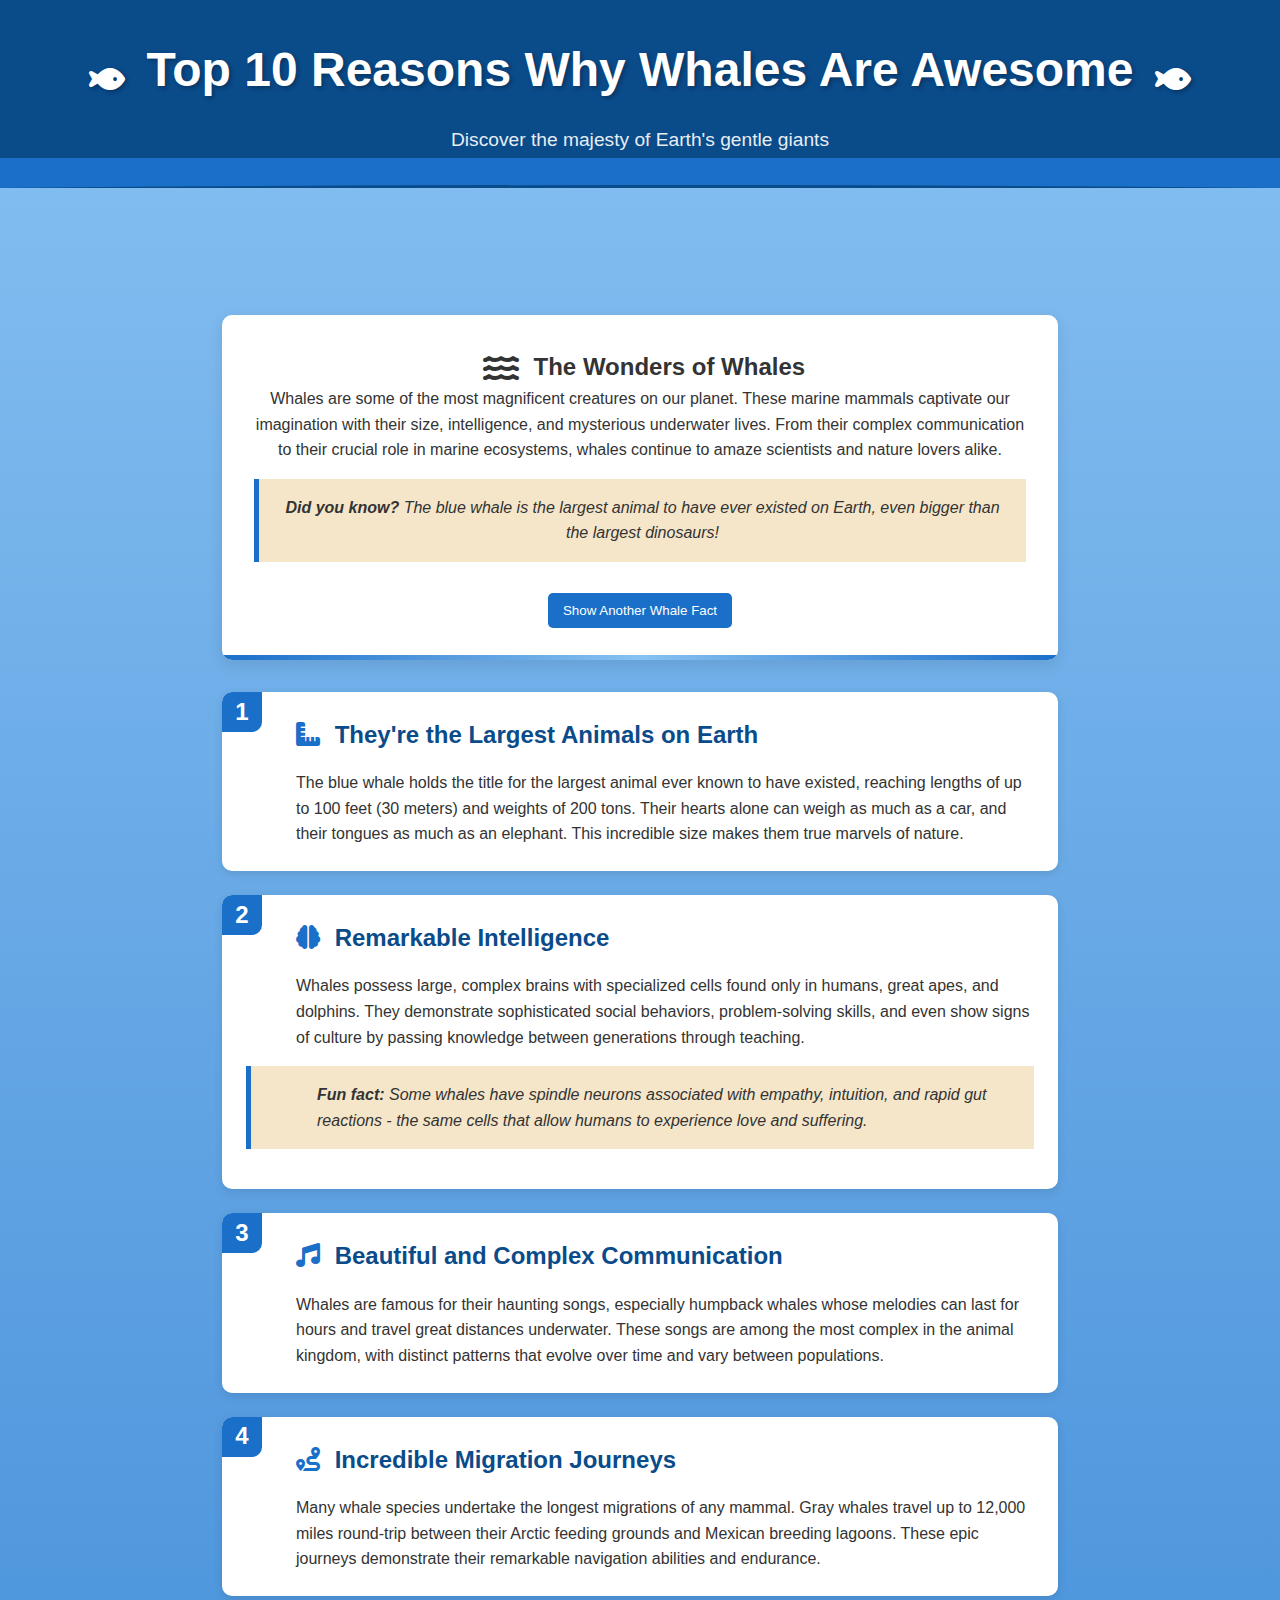
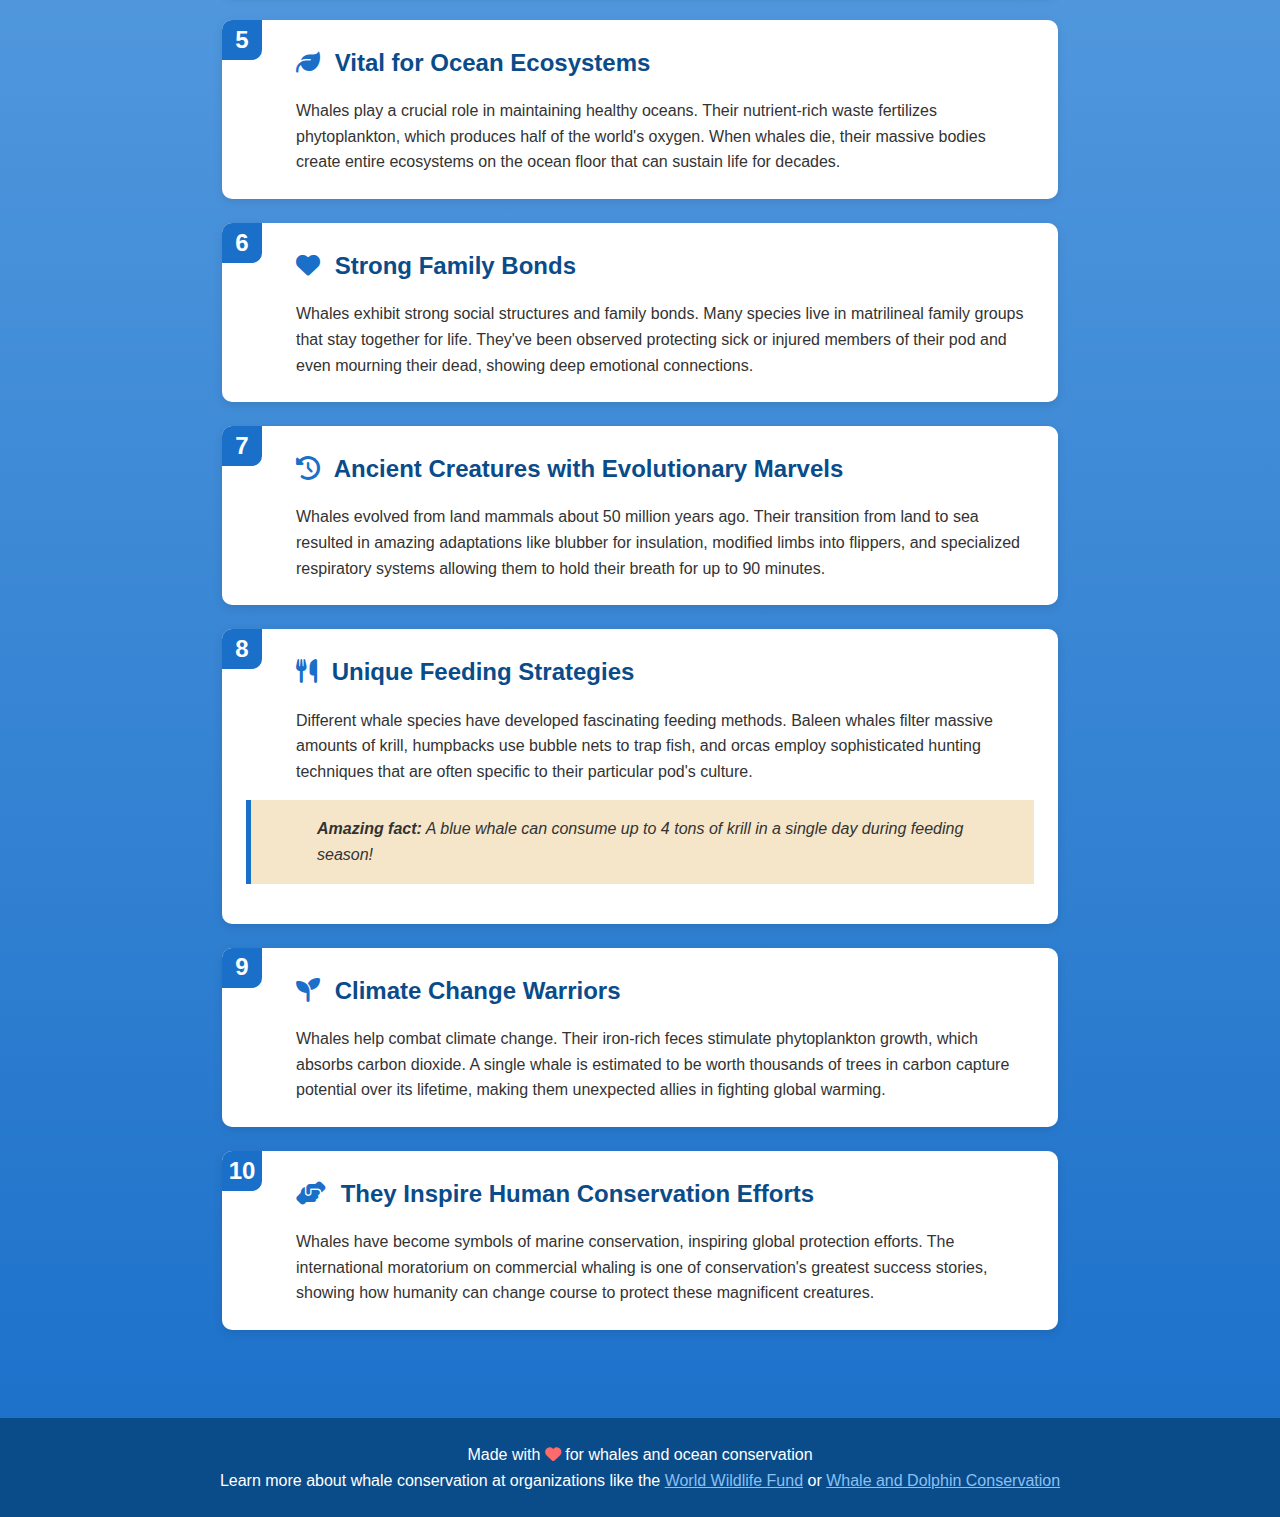
<file: sites/drafts/whales-are-awesome.html>
<!DOCTYPE html>
<html lang="en">
<head>
    <meta charset="UTF-8">
    <meta name="viewport" content="width=device-width, initial-scale=1.0">
    <title>Top 10 Reasons Why Whales Are Awesome</title>
    <link rel="stylesheet" href="https://cdnjs.cloudflare.com/ajax/libs/font-awesome/6.4.0/css/all.min.css">
    <style>
        :root {
            --ocean-blue: #1a6fc9;
            --deep-blue: #0a4b8a;
            --light-blue: #88c1f2;
            --white: #ffffff;
            --sand: #f5e6ca;
            --dark-text: #333333;
        }

        * {
            margin: 0;
            padding: 0;
            box-sizing: border-box;
            font-family: 'Segoe UI', Tahoma, Geneva, Verdana, sans-serif;
        }

        body {
            background-color: var(--light-blue);
            color: var(--dark-text);
            line-height: 1.6;
            background-image: linear-gradient(to bottom, var(--light-blue), var(--ocean-blue));
            min-height: 100vh;
        }

        header {
            background-color: var(--deep-blue);
            color: var(--white);
            text-align: center;
            padding: 2rem 0;
            position: relative;
            overflow: hidden;
        }

        header::before {
            content: "";
            position: absolute;
            top: 0;
            left: 0;
            width: 100%;
            height: 100%;
            background: url('data:image/svg+xml;utf8,<svg xmlns="http://www.w3.org/2000/svg" viewBox="0 0 100 100" preserveAspectRatio="none"><path d="M0,0 L100,0 L100,100 Q50,80 0,100 Z" fill="%231a6fc9" /></svg>') bottom center no-repeat;
            background-size: 100% 30px;
            z-index: 1;
        }

        h1 {
            font-size: 3rem;
            margin-bottom: 1rem;
            position: relative;
            z-index: 2;
            text-shadow: 2px 2px 4px rgba(0, 0, 0, 0.3);
        }

        .subtitle {
            font-size: 1.2rem;
            opacity: 0.9;
            position: relative;
            z-index: 2;
        }

        .whale-icon {
            font-size: 2rem;
            margin: 0 0.5rem;
            position: relative;
            top: 5px;
        }

        .container {
            max-width: 900px;
            margin: 0 auto;
            padding: 2rem;
        }

        .intro {
            background-color: var(--white);
            padding: 2rem;
            border-radius: 10px;
            box-shadow: 0 5px 15px rgba(0, 0, 0, 0.1);
            margin-bottom: 2rem;
            text-align: center;
            position: relative;
            overflow: hidden;
        }

        .intro::after {
            content: "";
            position: absolute;
            bottom: 0;
            left: 0;
            width: 100%;
            height: 5px;
            background: linear-gradient(to right, var(--ocean-blue), var(--light-blue), var(--ocean-blue));
        }

        .reasons-list {
            counter-reset: reason-counter;
        }

        .reason {
            background-color: var(--white);
            border-radius: 10px;
            padding: 1.5rem;
            margin-bottom: 1.5rem;
            box-shadow: 0 3px 10px rgba(0, 0, 0, 0.1);
            position: relative;
            overflow: hidden;
            transition: transform 0.3s ease, box-shadow 0.3s ease;
        }

        .reason:hover {
            transform: translateY(-5px);
            box-shadow: 0 5px 15px rgba(0, 0, 0, 0.2);
        }

        .reason::before {
            counter-increment: reason-counter;
            content: counter(reason-counter);
            position: absolute;
            top: 0;
            left: 0;
            background-color: var(--ocean-blue);
            color: var(--white);
            width: 40px;
            height: 40px;
            display: flex;
            align-items: center;
            justify-content: center;
            font-size: 1.5rem;
            font-weight: bold;
            border-bottom-right-radius: 10px;
        }

        .reason h2 {
            color: var(--deep-blue);
            margin-left: 50px;
            margin-bottom: 1rem;
        }

        .reason p {
            margin-left: 50px;
        }

        .reason-icon {
            color: var(--ocean-blue);
            margin-right: 0.5rem;
        }

        .whale-fact {
            background-color: var(--sand);
            border-left: 5px solid var(--ocean-blue);
            padding: 1rem;
            margin: 1rem 0;
            font-style: italic;
        }

        footer {
            background-color: var(--deep-blue);
            color: var(--white);
            text-align: center;
            padding: 1.5rem 0;
            margin-top: 2rem;
        }

        .whale-wave {
            position: relative;
            height: 100px;
            overflow: hidden;
            margin-bottom: -5px;
        }

        .wave {
            position: absolute;
            bottom: 0;
            left: 0;
            width: 100%;
            height: 100px;
            background: url('data:image/svg+xml;utf8,<svg xmlns="http://www.w3.org/2000/svg" viewBox="0 0 1440 320"><path fill="%230a4b8a" fill-opacity="1" d="M0,192L48,197.3C96,203,192,213,288,229.3C384,245,480,267,576,250.7C672,235,768,181,864,181.3C960,181,1056,235,1152,234.7C1248,235,1344,181,1392,154.7L1440,128L1440,320L1392,320C1344,320,1248,320,1152,320C1056,320,960,320,864,320C768,320,672,320,576,320C480,320,384,320,288,320C192,320,96,320,48,320L0,320Z"></path></svg>');
            background-size: cover;
            background-repeat: no-repeat;
        }

        @media (max-width: 768px) {
            h1 {
                font-size: 2rem;
            }
            
            .container {
                padding: 1rem;
            }
            
            .reason h2, .reason p {
                margin-left: 0;
                padding-left: 50px;
            }
        }

        /* Animation for whale icon */
        @keyframes whaleSwim {
            0% { transform: translateX(-50px) rotateY(0deg); }
            50% { transform: translateX(50px) rotateY(0deg); }
            51% { transform: translateX(50px) rotateY(180deg); }
            100% { transform: translateX(-50px) rotateY(180deg); }
        }

        .animated-whale {
            display: inline-block;
            animation: whaleSwim 8s infinite linear;
        }
    </style>
</head>
<body>
    <header>
        <h1>
            <span class="animated-whale"><i class="fas fa-fish whale-icon"></i></span>
            Top 10 Reasons Why Whales Are Awesome
            <span class="animated-whale"><i class="fas fa-fish whale-icon"></i></span>
        </h1>
        <p class="subtitle">Discover the majesty of Earth's gentle giants</p>
    </header>

    <div class="whale-wave">
        <div class="wave"></div>
    </div>

    <div class="container">
        <section class="intro">
            <h2><i class="fas fa-water whale-icon"></i> The Wonders of Whales</h2>
            <p>Whales are some of the most magnificent creatures on our planet. These marine mammals captivate our imagination with their size, intelligence, and mysterious underwater lives. From their complex communication to their crucial role in marine ecosystems, whales continue to amaze scientists and nature lovers alike.</p>
            <div class="whale-fact">
                <p><strong>Did you know?</strong> The blue whale is the largest animal to have ever existed on Earth, even bigger than the largest dinosaurs!</p>
            </div>
        </section>

        <section class="reasons-list">
            <article class="reason">
                <h2><i class="fas fa-ruler-combined reason-icon"></i> They're the Largest Animals on Earth</h2>
                <p>The blue whale holds the title for the largest animal ever known to have existed, reaching lengths of up to 100 feet (30 meters) and weights of 200 tons. Their hearts alone can weigh as much as a car, and their tongues as much as an elephant. This incredible size makes them true marvels of nature.</p>
            </article>

            <article class="reason">
                <h2><i class="fas fa-brain reason-icon"></i> Remarkable Intelligence</h2>
                <p>Whales possess large, complex brains with specialized cells found only in humans, great apes, and dolphins. They demonstrate sophisticated social behaviors, problem-solving skills, and even show signs of culture by passing knowledge between generations through teaching.</p>
                <div class="whale-fact">
                    <p><strong>Fun fact:</strong> Some whales have spindle neurons associated with empathy, intuition, and rapid gut reactions - the same cells that allow humans to experience love and suffering.</p>
                </div>
            </article>

            <article class="reason">
                <h2><i class="fas fa-music reason-icon"></i> Beautiful and Complex Communication</h2>
                <p>Whales are famous for their haunting songs, especially humpback whales whose melodies can last for hours and travel great distances underwater. These songs are among the most complex in the animal kingdom, with distinct patterns that evolve over time and vary between populations.</p>
            </article>

            <article class="reason">
                <h2><i class="fas fa-route reason-icon"></i> Incredible Migration Journeys</h2>
                <p>Many whale species undertake the longest migrations of any mammal. Gray whales travel up to 12,000 miles round-trip between their Arctic feeding grounds and Mexican breeding lagoons. These epic journeys demonstrate their remarkable navigation abilities and endurance.</p>
            </article>

            <article class="reason">
                <h2><i class="fas fa-leaf reason-icon"></i> Vital for Ocean Ecosystems</h2>
                <p>Whales play a crucial role in maintaining healthy oceans. Their nutrient-rich waste fertilizes phytoplankton, which produces half of the world's oxygen. When whales die, their massive bodies create entire ecosystems on the ocean floor that can sustain life for decades.</p>
            </article>

            <article class="reason">
                <h2><i class="fas fa-heart reason-icon"></i> Strong Family Bonds</h2>
                <p>Whales exhibit strong social structures and family bonds. Many species live in matrilineal family groups that stay together for life. They've been observed protecting sick or injured members of their pod and even mourning their dead, showing deep emotional connections.</p>
            </article>

            <article class="reason">
                <h2><i class="fas fa-history reason-icon"></i> Ancient Creatures with Evolutionary Marvels</h2>
                <p>Whales evolved from land mammals about 50 million years ago. Their transition from land to sea resulted in amazing adaptations like blubber for insulation, modified limbs into flippers, and specialized respiratory systems allowing them to hold their breath for up to 90 minutes.</p>
            </article>

            <article class="reason">
                <h2><i class="fas fa-utensils reason-icon"></i> Unique Feeding Strategies</h2>
                <p>Different whale species have developed fascinating feeding methods. Baleen whales filter massive amounts of krill, humpbacks use bubble nets to trap fish, and orcas employ sophisticated hunting techniques that are often specific to their particular pod's culture.</p>
                <div class="whale-fact">
                    <p><strong>Amazing fact:</strong> A blue whale can consume up to 4 tons of krill in a single day during feeding season!</p>
                </div>
            </article>

            <article class="reason">
                <h2><i class="fas fa-seedling reason-icon"></i> Climate Change Warriors</h2>
                <p>Whales help combat climate change. Their iron-rich feces stimulate phytoplankton growth, which absorbs carbon dioxide. A single whale is estimated to be worth thousands of trees in carbon capture potential over its lifetime, making them unexpected allies in fighting global warming.</p>
            </article>

            <article class="reason">
                <h2><i class="fas fa-hands-helping reason-icon"></i> They Inspire Human Conservation Efforts</h2>
                <p>Whales have become symbols of marine conservation, inspiring global protection efforts. The international moratorium on commercial whaling is one of conservation's greatest success stories, showing how humanity can change course to protect these magnificent creatures.</p>
            </article>
        </section>
    </div>

    <footer>
        <p>Made with <i class="fas fa-heart" style="color: #ff6b6b;"></i> for whales and ocean conservation</p>
        <p>Learn more about whale conservation at organizations like the <a href="https://www.worldwildlife.org/" style="color: var(--light-blue);">World Wildlife Fund</a> or <a href="https://www.whales.org/" style="color: var(--light-blue);">Whale and Dolphin Conservation</a></p>
    </footer>

    <script>
        // Add some interactive elements
        document.addEventListener('DOMContentLoaded', function() {
            const reasons = document.querySelectorAll('.reason');
            
            // Add click effect to reasons
            reasons.forEach(reason => {
                reason.addEventListener('click', function() {
                    this.classList.toggle('active');
                });
            });

            // Animate whale icons on scroll
            const whaleIcons = document.querySelectorAll('.whale-icon');
            
            window.addEventListener('scroll', function() {
                whaleIcons.forEach(icon => {
                    const scrollPosition = window.scrollY;
                    icon.style.transform = `rotate(${scrollPosition / 10}deg)`;
                });
            });

            // Add a fun fact generator button
            const funFacts = [
                "A blue whale's spray from its blowhole can reach up to 30 feet (9 meters) in the air!",
                "Whales don't sleep like humans - they rest one half of their brain at a time.",
                "The sperm whale has the largest brain of any creature known to have lived on Earth.",
                "Humpback whale fins can grow up to 16 feet (5 meters) long - about 1/3 of their body length!",
                "Bowhead whales can live for over 200 years, making them the longest-living mammals.",
                "Whale milk is so rich that some species' milk has the consistency of toothpaste."
            ];

            const introSection = document.querySelector('.intro');
            const factButton = document.createElement('button');
            factButton.textContent = 'Show Another Whale Fact';
            factButton.style.cssText = `
                background-color: var(--ocean-blue);
                color: white;
                border: none;
                padding: 10px 15px;
                border-radius: 5px;
                margin-top: 15px;
                cursor: pointer;
                transition: all 0.3s ease;
            `;
            
            factButton.addEventListener('mouseover', function() {
                this.style.backgroundColor = 'var(--deep-blue)';
            });
            
            factButton.addEventListener('mouseout', function() {
                this.style.backgroundColor = 'var(--ocean-blue)';
            });
            
            factButton.addEventListener('click', function() {
                const randomFact = funFacts[Math.floor(Math.random() * funFacts.length)];
                alert(`Whale Fact:\n\n${randomFact}`);
            });
            
            introSection.appendChild(factButton);
        });
    </script>
</body>
</html>
</file>
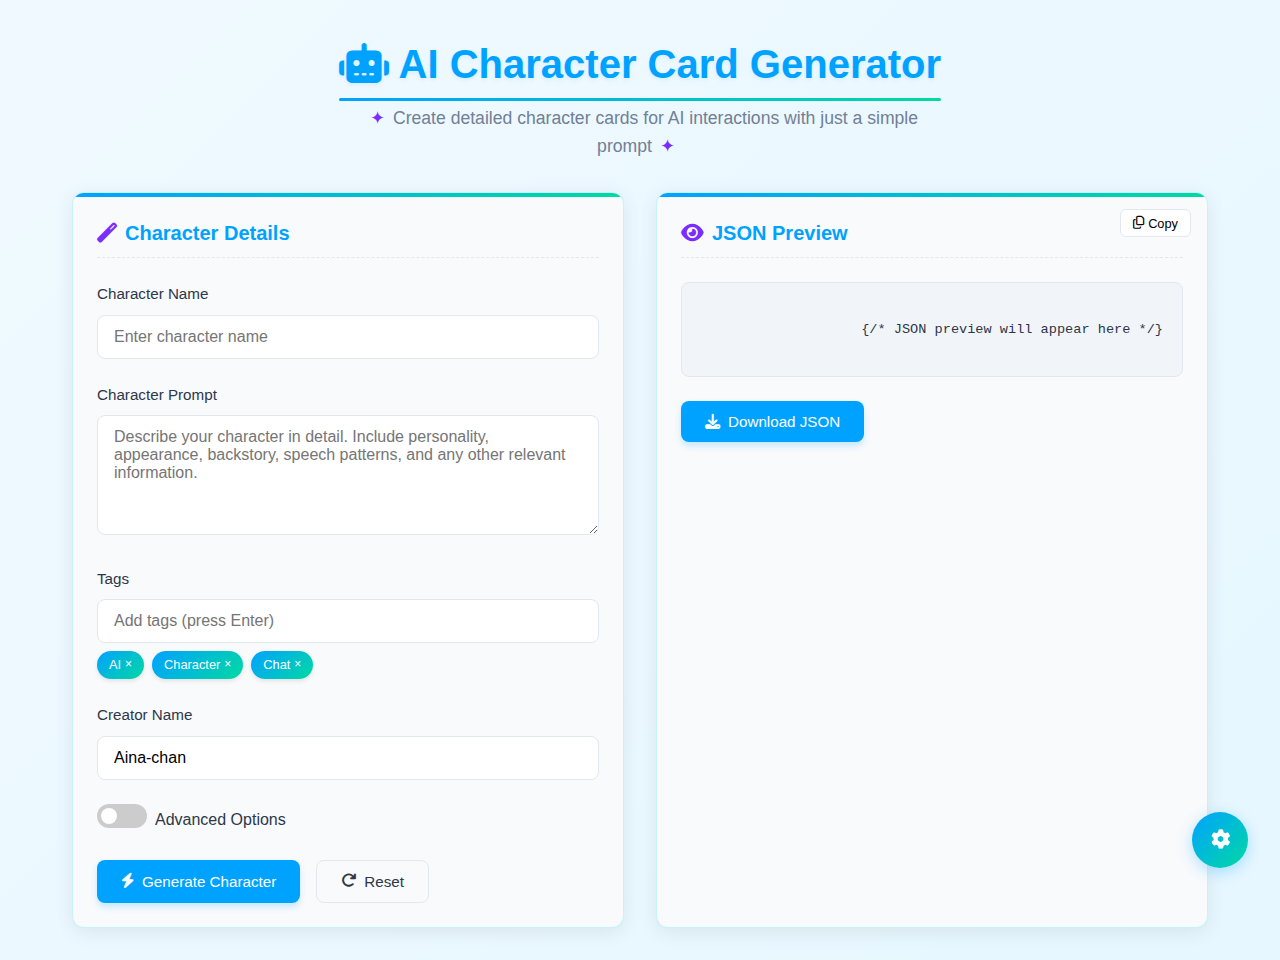
<file: sites/tools/ai-character-generator.html>
<!DOCTYPE html>
<html>
<head>
    <meta charset="UTF-8">
    <meta name="viewport" content="width=device-width, initial-scale=1.0">
    <title>AI Character Card Generator</title>
    <link rel="stylesheet" href="https://cdnjs.cloudflare.com/ajax/libs/font-awesome/6.4.0/css/all.min.css">
    <style>
        :root {
            --primary: #00a2ff;
            --primary-dark: #0077cc;
            --secondary: #00d9a3;
            --accent: #7b2dff;
            --text: #2d3748;
            --text-light: #718096;
            --bg: #ffffff;
            --card-bg: #f8fafc;
            --border: #e2e8f0;
            --error: #ff4d4d;
            --success: #00c781;
            --neon-glow: 0 0 10px rgba(0, 210, 255, 0.5);
        }

        * {
            margin: 0;
            padding: 0;
            box-sizing: border-box;
            font-family: 'Segoe UI', 'Helvetica Neue', Arial, sans-serif;
        }

        body {
            background: linear-gradient(135deg, #f0f9ff 0%, #e6f7ff 100%);
            color: var(--text);
            line-height: 1.6;
            min-height: 100vh;
        }

        .container {
            max-width: 1200px;
            margin: 0 auto;
            padding: 2rem;
        }

        header {
            text-align: center;
            margin-bottom: 2rem;
            position: relative;
        }

        .header-content {
            display: flex;
            align-items: center;
            justify-content: center;
            gap: 1rem;
        }

        .avatar {
            width: 80px;
            height: 80px;
            border-radius: 50%;
            object-fit: cover;
            border: 3px solid var(--secondary);
            box-shadow: var(--neon-glow);
        }

        h1 {
            font-size: 2.5rem;
            color: var(--primary);
            margin-bottom: 0.5rem;
            text-shadow: 0 2px 4px rgba(0, 162, 255, 0.1);
            position: relative;
            display: inline-block;
        }

        h1::after {
            content: '';
            position: absolute;
            bottom: -5px;
            left: 0;
            width: 100%;
            height: 3px;
            background: linear-gradient(90deg, var(--primary), var(--secondary));
            border-radius: 3px;
        }

        .subtitle {
            color: var(--text-light);
            font-size: 1.1rem;
            max-width: 600px;
            margin: 0 auto;
            position: relative;
        }

        .subtitle::before, .subtitle::after {
            content: '✦';
            color: var(--accent);
            margin: 0 0.5rem;
        }

        .main-content {
            display: grid;
            grid-template-columns: 1fr 1fr;
            gap: 2rem;
        }

        @media (max-width: 768px) {
            .main-content {
                grid-template-columns: 1fr;
            }
        }

        .card {
            background-color: var(--card-bg);
            border-radius: 12px;
            box-shadow: 0 4px 20px rgba(0, 0, 0, 0.08);
            padding: 1.5rem;
            height: 100%;
            border: 1px solid rgba(0, 210, 255, 0.2);
            transition: transform 0.3s, box-shadow 0.3s;
            position: relative;
            overflow: hidden;
        }

        .card:hover {
            transform: translateY(-5px);
            box-shadow: 0 8px 25px rgba(0, 162, 255, 0.15);
        }

        .card::before {
            content: '';
            position: absolute;
            top: 0;
            left: 0;
            width: 100%;
            height: 4px;
            background: linear-gradient(90deg, var(--primary), var(--secondary));
        }

        .card-title {
            font-size: 1.25rem;
            font-weight: 600;
            margin-bottom: 1.5rem;
            color: var(--primary);
            display: flex;
            align-items: center;
            gap: 0.5rem;
            padding-bottom: 0.5rem;
            border-bottom: 1px dashed var(--border);
        }

        .card-title i {
            color: var(--accent);
        }

        .form-group {
            margin-bottom: 1.5rem;
        }

        label {
            display: block;
            margin-bottom: 0.5rem;
            font-weight: 500;
            color: var(--text);
            font-size: 0.95rem;
        }

        input, textarea, select {
            width: 100%;
            padding: 0.75rem 1rem;
            border: 1px solid var(--border);
            border-radius: 8px;
            font-size: 1rem;
            transition: all 0.3s;
            background-color: var(--bg);
        }

        input:focus, textarea:focus, select:focus {
            outline: none;
            border-color: var(--primary);
            box-shadow: 0 0 0 3px rgba(0, 162, 255, 0.2);
        }

        textarea {
            min-height: 120px;
            resize: vertical;
        }

        .btn {
            display: inline-flex;
            align-items: center;
            justify-content: center;
            padding: 0.75rem 1.5rem;
            border-radius: 8px;
            font-weight: 500;
            cursor: pointer;
            transition: all 0.3s;
            border: none;
            gap: 0.5rem;
            font-size: 0.95rem;
            position: relative;
            overflow: hidden;
        }

        .btn::before {
            content: '';
            position: absolute;
            top: 0;
            left: -100%;
            width: 100%;
            height: 100%;
            background: linear-gradient(90deg, transparent, rgba(255, 255, 255, 0.2), transparent);
            transition: 0.5s;
        }

        .btn:hover::before {
            left: 100%;
        }

        .btn-primary {
            background-color: var(--primary);
            color: white;
            box-shadow: 0 4px 6px rgba(0, 162, 255, 0.2);
        }

        .btn-primary:hover {
            background-color: var(--primary-dark);
            transform: translateY(-2px);
            box-shadow: 0 6px 12px rgba(0, 162, 255, 0.3);
        }

        .btn-secondary {
            background-color: var(--card-bg);
            color: var(--text);
            border: 1px solid var(--border);
        }

        .btn-secondary:hover {
            background-color: #edf2f7;
            transform: translateY(-2px);
            box-shadow: 0 4px 6px rgba(0, 0, 0, 0.05);
        }

        .btn-group {
            display: flex;
            gap: 1rem;
            margin-top: 1.5rem;
        }

        .preview-container {
            position: relative;
        }

        .json-preview {
            font-family: 'Fira Code', 'Courier New', monospace;
            white-space: pre-wrap;
            background-color: #f1f5f9;
            padding: 1rem;
            border-radius: 8px;
            max-height: 500px;
            overflow-y: auto;
            font-size: 0.85rem;
            line-height: 1.5;
            border: 1px solid var(--border);
        }

        .copy-btn {
            position: absolute;
            top: 1rem;
            right: 1rem;
            background-color: rgba(255, 255, 255, 0.9);
            border: 1px solid var(--border);
            border-radius: 6px;
            padding: 0.35rem 0.75rem;
            cursor: pointer;
            font-size: 0.8rem;
            transition: all 0.2s;
            display: flex;
            align-items: center;
            gap: 0.25rem;
        }

        .copy-btn:hover {
            background-color: var(--bg);
            color: var(--primary);
        }

        .settings-btn {
            position: fixed;
            bottom: 2rem;
            right: 2rem;
            width: 56px;
            height: 56px;
            border-radius: 50%;
            background: linear-gradient(135deg, var(--primary), var(--secondary));
            color: white;
            display: flex;
            align-items: center;
            justify-content: center;
            cursor: pointer;
            box-shadow: 0 4px 15px rgba(0, 162, 255, 0.3);
            transition: all 0.3s;
            z-index: 10;
            border: none;
        }

        .settings-btn:hover {
            transform: scale(1.1) rotate(30deg);
            box-shadow: 0 6px 20px rgba(0, 162, 255, 0.4);
        }

        .settings-btn i {
            font-size: 1.2rem;
        }

        .modal {
            position: fixed;
            top: 0;
            left: 0;
            width: 100%;
            height: 100%;
            background-color: rgba(0, 0, 0, 0.5);
            display: flex;
            align-items: center;
            justify-content: center;
            z-index: 1000;
            opacity: 0;
            pointer-events: none;
            transition: opacity 0.3s;
            backdrop-filter: blur(5px);
        }

        .modal.active {
            opacity: 1;
            pointer-events: all;
        }

        .modal-content {
            background-color: var(--card-bg);
            border-radius: 12px;
            width: 90%;
            max-width: 500px;
            padding: 1.5rem;
            box-shadow: 0 10px 25px rgba(0, 0, 0, 0.1);
            transform: translateY(-20px);
            transition: transform 0.3s;
            border: 1px solid rgba(0, 210, 255, 0.3);
            position: relative;
        }

        .modal-content::before {
            content: '';
            position: absolute;
            top: 0;
            left: 0;
            width: 100%;
            height: 4px;
            background: linear-gradient(90deg, var(--primary), var(--secondary));
        }

        .modal.active .modal-content {
            transform: translateY(0);
        }

        .modal-header {
            display: flex;
            justify-content: space-between;
            align-items: center;
            margin-bottom: 1.5rem;
        }

        .modal-title {
            font-size: 1.25rem;
            font-weight: 600;
            color: var(--primary);
            display: flex;
            align-items: center;
            gap: 0.5rem;
        }

        .close-btn {
            background: none;
            border: none;
            font-size: 1.5rem;
            cursor: pointer;
            color: var(--text-light);
            transition: color 0.2s;
        }

        .close-btn:hover {
            color: var(--primary);
        }

        .alert {
            padding: 1rem;
            border-radius: 8px;
            margin-bottom: 1rem;
            display: flex;
            align-items: center;
            gap: 0.75rem;
            font-size: 0.9rem;
        }

        .alert-success {
            background-color: rgba(0, 199, 129, 0.1);
            color: var(--success);
            border: 1px solid rgba(0, 199, 129, 0.3);
        }

        .alert-error {
            background-color: rgba(255, 77, 77, 0.1);
            color: var(--error);
            border: 1px solid rgba(255, 77, 77, 0.3);
        }

        .loading {
            display: inline-block;
            width: 20px;
            height: 20px;
            border: 3px solid rgba(255, 255, 255, 0.3);
            border-radius: 50%;
            border-top-color: white;
            animation: spin 1s ease-in-out infinite;
        }

        @keyframes spin {
            to { transform: rotate(360deg); }
        }

        .tag-input {
            display: flex;
            flex-wrap: wrap;
            gap: 0.5rem;
            margin-bottom: 0.5rem;
        }

        #tags-container {
    display: flex;
    flex-wrap: wrap;
    gap: 0.5rem;
    margin-bottom: 0.5rem;
        }
        
        .tag {
            background: linear-gradient(135deg, var(--primary), var(--secondary));
            color: white;
            padding: 0.25rem 0.75rem;
            border-radius: 9999px;
            font-size: 0.8rem;
            display: flex;
            align-items: center;
            gap: 0.25rem;
            box-shadow: 0 2px 4px rgba(0, 0, 0, 0.1);
            white-space: nowrap;
        }

        .tag-remove {
            cursor: pointer;
            font-size: 0.75rem;
            transition: transform 0.2s;
        }

        .tag-remove:hover {
            transform: scale(1.2);
        }

        .tag-input input {
            flex: 1;
            min-width: 100px;
        }

        .toggle-container {
            display: flex;
            align-items: center;
            gap: 0.5rem;
            margin-bottom: 1rem;
        }

        .toggle-switch {
            position: relative;
            display: inline-block;
            width: 50px;
            height: 24px;
        }

        .toggle-switch input {
            opacity: 0;
            width: 0;
            height: 0;
        }

        .slider {
            position: absolute;
            cursor: pointer;
            top: 0;
            left: 0;
            right: 0;
            bottom: 0;
            background-color: #ccc;
            transition: .4s;
            border-radius: 24px;
        }

        .slider:before {
            position: absolute;
            content: "";
            height: 16px;
            width: 16px;
            left: 4px;
            bottom: 4px;
            background-color: white;
            transition: .4s;
            border-radius: 50%;
        }

        input:checked + .slider {
            background: linear-gradient(135deg, var(--primary), var(--secondary));
        }

        input:checked + .slider:before {
            transform: translateX(26px);
        }

        /* Sci-fi elements */
        .tech-border {
            position: relative;
        }

        .tech-border::after {
            content: '';
            position: absolute;
            top: 0;
            left: 0;
            right: 0;
            bottom: 0;
            border: 1px solid rgba(0, 210, 255, 0.3);
            border-radius: inherit;
            pointer-events: none;
        }

        /* Responsive adjustments */
        @media (max-width: 480px) {
            .header-content {
                flex-direction: column;
            }
            
            .btn-group {
                flex-direction: column;
            }
            
            .btn {
                width: 100%;
            }
        }
    </style>
</head>
<body>
    <div class="container">
        <header>
            <h1><i class="fas fa-robot"></i> AI Character Card Generator</h1>
            <p class="subtitle">Create detailed character cards for AI interactions with just a simple prompt</p>
        </header>

        <div class="main-content">
            <div class="card">
                <h2 class="card-title"><i class="fas fa-magic"></i> Character Details</h2>
                <div class="form-group">
                    <label for="character-name">Character Name</label>
                    <input type="text" id="character-name" placeholder="Enter character name">
                </div>
                <div class="form-group">
                    <label for="character-prompt">Character Prompt</label>
                    <textarea id="character-prompt" placeholder="Describe your character in detail. Include personality, appearance, backstory, speech patterns, and any other relevant information."></textarea>
                </div>
                <div class="form-group">
                    <label for="character-tags">Tags</label>
                    <div class="tag-input">
                        <input type="text" id="tag-input" placeholder="Add tags (press Enter)">
                    </div>
                    <div id="tags-container"></div>
                </div>
                <div class="form-group">
                    <label for="creator-name">Creator Name</label>
                    <input type="text" id="creator-name" placeholder="Your name" value="Aina-chan">
                </div>
                <div class="toggle-container">
                    <label class="toggle-switch">
                        <input type="checkbox" id="advanced-toggle">
                        <span class="slider"></span>
                    </label>
                    <span>Advanced Options</span>
                </div>
                <div id="advanced-options" style="display: none;">
                    <div class="form-group">
                        <label for="scenario">Scenario (Optional)</label>
                        <textarea id="scenario" placeholder="Describe a specific situation between the character and user"></textarea>
                    </div>
                    <div class="form-group">
                        <label for="first-message">First Message (Optional)</label>
                        <textarea id="first-message" placeholder="Character's first message to the user"></textarea>
                    </div>
                </div>
                <div class="btn-group">
                    <button id="generate-btn" class="btn btn-primary">
                        <i class="fas fa-bolt"></i> Generate Character
                    </button>
                    <button id="reset-btn" class="btn btn-secondary">
                        <i class="fas fa-redo"></i> Reset
                    </button>
                </div>
            </div>

            <div class="card preview-container">
                <h2 class="card-title"><i class="fas fa-eye"></i> JSON Preview</h2>
                <button id="copy-btn" class="copy-btn">
                    <i class="far fa-copy"></i> Copy
                </button>
                <div class="json-preview" id="json-preview">
                    {/* JSON preview will appear here */}
                </div>
                <div class="btn-group">
                    <button id="download-btn" class="btn btn-primary" disabled>
                        <i class="fas fa-download"></i> Download JSON
                    </button>
                </div>
            </div>
        </div>
    </div>

    <div class="settings-btn" id="settings-btn">
        <i class="fas fa-cog"></i>
    </div>

    <div class="modal" id="settings-modal">
        <div class="modal-content">
            <div class="modal-header">
                <h3 class="modal-title"><i class="fas fa-cog"></i> Settings</h3>
                <button class="close-btn" id="close-modal">&times;</button>
            </div>
            <div id="alert-container"></div>
            <div class="form-group">
                <label for="api-key">Connection Setting</label>
                <input type="text" id="api-base" placeholder="https://openrouter.ai/api/v1">
                <input type="text" id="ai-model" placeholder="deepseek/deepseek-chat-v3-0324:free">
                <input type="password" id="api-key" placeholder="sk-XXXXX-XXXX-XXXXX">
                <p style="font-size: 0.875rem; color: var(--text-light); margin-top: 0.5rem;">
                    Setup your connection, your key will be stored in your browser's cache
                </p>
            </div>
            <div class="btn-group">
                <button id="save-settings" class="btn btn-primary">
                    <i class="fas fa-save"></i> Save Settings
                </button>
            </div>
        </div>
    </div>

    <script>
        document.addEventListener('DOMContentLoaded', function() {
            // DOM Elements
            const generateBtn = document.getElementById('generate-btn');
            const resetBtn = document.getElementById('reset-btn');
            const copyBtn = document.getElementById('copy-btn');
            const downloadBtn = document.getElementById('download-btn');
            const settingsBtn = document.getElementById('settings-btn');
            const closeModalBtn = document.getElementById('close-modal');
            const saveSettingsBtn = document.getElementById('save-settings');
            const settingsModal = document.getElementById('settings-modal');
            const apiKeyInput = document.getElementById('api-key');
            const apiBaseInput = document.getElementById('api-base')
            const aiModelInput = document.getElementById('ai-model')
            const advancedToggle = document.getElementById('advanced-toggle');
            const advancedOptions = document.getElementById('advanced-options');
            const alertContainer = document.getElementById('alert-container');
            const tagInput = document.getElementById('tag-input');
            const tagsContainer = document.getElementById('tags-container');

            // Tags functionality
            let tags = ['AI', 'Character', 'Chat'];

            function renderTags() {
                tagsContainer.innerHTML = '';
                tags.forEach((tag, index) => {
                    const tagElement = document.createElement('div');
                    tagElement.className = 'tag';
                    tagElement.innerHTML = `
                        ${tag}
                        <span class="tag-remove" data-index="${index}">&times;</span>
                    `;
                    tagsContainer.appendChild(tagElement);
                });

                // Add event listeners to remove buttons
                document.querySelectorAll('.tag-remove').forEach(btn => {
                    btn.addEventListener('click', function() {
                        const index = parseInt(this.getAttribute('data-index'));
                        tags.splice(index, 1);
                        renderTags();
                    });
                });
            }

            tagInput.addEventListener('keydown', function(e) {
                if (e.key === 'Enter' && this.value.trim()) {
                    tags.push(this.value.trim());
                    this.value = '';
                    renderTags();
                }
            });

            // Advanced toggle
            advancedToggle.addEventListener('change', function() {
                advancedOptions.style.display = this.checked ? 'block' : 'none';
            });

            // Settings modal
            settingsBtn.addEventListener('click', function() {
                settingsModal.classList.add('active');
                // Load saved API key if exists
                const savedApiKey = localStorage.getItem('openrouter_api_key');
                const savedApiBase = localStorage.getItem('api_base')
                const savedAiModel = localStorage.getItem('ai_model')
                if (savedApiKey) {
                    apiKeyInput.value = savedApiKey;
                }
                if (!savedAiModel){
                    savedAiModel.value = "deepseek/deepseek-chat-v3-0324:free";
                }
                if (!apiBaseInput){
                    apiBaseInput.value = "https://openrouter.ai/api/v1";
                }
            });

            closeModalBtn.addEventListener('click', function() {
                settingsModal.classList.remove('active');
            });

            saveSettingsBtn.addEventListener('click', function() {
                const apiKey = apiKeyInput.value.trim();
                const apiBase = apiBaseInput.value.trim();
                const aiModel = aiModelInput.value.trim();
                if (!apiKey) {
                    showAlert('Please setup your connection', 'error');
                    return;
                }

                localStorage.setItem('openrouter_api_key', apiKey);
                localStorage.setItem('api_base',apiBase);
                localStorage.setItem('ai_model',aiModel);
                showAlert('Settings saved successfully!', 'success');
                setTimeout(() => {
                    settingsModal.classList.remove('active');
                }, 1500);
            });

            function showAlert(message, type) {
                alertContainer.innerHTML = '';
                const alert = document.createElement('div');
                alert.className = `alert alert-${type}`;
                alert.innerHTML = `
                    <i class="fas fa-${type === 'success' ? 'check-circle' : 'exclamation-circle'}"></i>
                    ${message}
                `;
                alertContainer.appendChild(alert);
            }

            // Generate JSON
            generateBtn.addEventListener('click', async function() {
                const characterName = document.getElementById('character-name').value.trim();
                const characterPrompt = document.getElementById('character-prompt').value.trim();
                const creatorName = document.getElementById('creator-name').value.trim();
                const scenario = document.getElementById('scenario').value.trim();
                const firstMessage = document.getElementById('first-message').value.trim();

                if (!characterName || !characterPrompt) {
                    showAlert('Please fill in character name and prompt', 'error');
                    return;
                }

                const apiKey = localStorage.getItem('openrouter_api_key');
                const apiBase = localStorage.getItem('api_base');
                const aiModel = localStorage.getItem('ai_model');

                if (!apiKey) {
                    showAlert('Please set your OpenRouter API key in settings', 'error');
                    settingsModal.classList.add('active');
                    return;
                }

                // Show loading state
                generateBtn.innerHTML = '<div class="loading"></div> Generating...';
                generateBtn.disabled = true;

                try {
                    // First, generate the character description from the prompt
                    const description = await generateDescription(apiKey, apiBase, aiModel, characterPrompt, characterName);
                    
                    // Then create the full JSON structure
                    const characterCard = {
                        "data": {
                            "avatar": "",
                            "name": characterName,
                            "first_mes": await generateFirstMessage(apiKey,apiBase, aiModel, characterName, description),
                            "tags": tags,
                            "description": description,
                            "creator": creatorName,
                            "creator_notes": "Generated By Aina-AI",
                            "alternate_greetings": [],
                            "character_version": "1.0",
                            "mes_example": await generateExampleMessages(apiKey, apiBase, aiModel, characterName, description),
                            "post_history_instructions": "",
                            "system_prompt": "",
                            "scenario": scenario || "",
                            "personality": "",
                            "extensions": {
                                "depth_prompt": {
                                    "prompt": `[Important: ${characterName} should maintain consistent personality, speech patterns, and behavior based on the given description.]`
                                },
                                "pygmalion_id": generateUUID()
                            }
                        },
                        "spec": "chara_card_v2",
                        "spec_version": "2.0"
                    };

                    // Display the JSON
                    document.getElementById('json-preview').textContent = JSON.stringify(characterCard, null, 2);
                    downloadBtn.disabled = false;

                    showAlert('Character card generated successfully!', 'success');
                } catch (error) {
                    console.error('Error generating character:', error);
                    showAlert('Failed to generate character. Please try again.', 'error');
                } finally {
                    generateBtn.innerHTML = '<i class="fas fa-bolt"></i> Generate Character';
                    generateBtn.disabled = false;
                }
            });

            async function generateDescription(apiKey,apiBase, aiModel, prompt, name) {
                const response = await fetch(`${apiBase}/chat/completions`, {
                    method: "POST",
                    headers: {
                        "Authorization": `Bearer ${apiKey}`,
                        "Content-Type": "application/json"
                    },
                    body: JSON.stringify({
                        "model": aiModel,
                        "messages": [
                            {
                                "role": "system",
                                "content": "You are a helpful assistant that creates detailed character descriptions for AI interactions."
                            },
                            {
                                "role": "user",
                                "content": `Create a detailed character named ${name} description based on this prompt: "${prompt}". The description should include the ${name}'s history, speech pattern, personality, behavior, and appearance. Make it dense and easily understandable by AI.`
                            },
                            {
                                "role": "assistant",
                                "content": `Understood, here's the condensed description of ${name} made for AI use:`
                            },
                        ]
                    })
                });

                const data = await response.json();
                console.log(data)
                return data.choices[0].message.content;
            }

            async function generateExampleMessages(apiKey, apiBase, aiModel, name, description) {
                const response = await fetch(`${apiBase}/chat/completions`, {
                    method: "POST",
                    headers: {
                        "Authorization": `Bearer ${apiKey}`,
                        "Content-Type": "application/json"
                    },
                    body: JSON.stringify({
                        "model": aiModel,
                        "messages": [
                            {
                                "role": "system",
                                "content": "You are a helpful assistant that generates example dialogue for AI characters."
                            },
                            {
                                "role": "user",
                                "content": `Generate 3-5 example messages that ${name} might say, based on this description: "${description}". Make each message 1-2 sentences long and reflect the character's personality and speech patterns. Format as a bulleted list.`
                            },
                            {
                                "role": "assistant",
                                "content": `Understood, here's the example quotes made by ${name}:`
                            },
                        ]
                    })
                });

                const data = await response.json();
                console.log(data)
                return data.choices[0].message.content;
            }

async function generateFirstMessage(apiKey, apiBase, aiModel, name, description) {
                const response = await fetch(`${apiBase}/chat/completions`, {
                    method: "POST",
                    headers: {
                        "Authorization": `Bearer ${apiKey}`,
                        "Content-Type": "application/json"
                    },
                    body: JSON.stringify({
                        "model": aiModel,
                        "messages": [
                            {
                                "role": "system",
                                "content": "You are a helpful assistant that generates example dialogue for AI characters."
                            },
                            {
                                "role": "user",
                                "content": `${name}'s character description: ${description}. \n\nGenerate a novel style scene setup where ${name} meets someone close to them that they've already known". Make this setup 3 to 4 paragraphs long and reflect the character's personality and speech patterns and the sort of situation they usually deal with everyday. Format in a standard novel format. No fancy markdown or formatting. Write nothing about what happened to the new person, end this scene immediately after ${name} meets the person.`
                            },
                            {
                                "role": "assistant",
                                "content": "Understood, here's a scene to setup the roleplay:"
                            },
                        ]
                    })
                });

                const data = await response.json();
                console.log(data)
                return data.choices[0].message.content;
            }

            function generateUUID() {
                return 'xxxxxxxx-xxxx-4xxx-yxxx-xxxxxxxxxxxx'.replace(/[xy]/g, function(c) {
                    const r = Math.random() * 16 | 0;
                    const v = c === 'x' ? r : (r & 0x3 | 0x8);
                    return v.toString(16);
                });
            }

            // Copy JSON to clipboard
            copyBtn.addEventListener('click', function() {
                const jsonText = document.getElementById('json-preview').textContent;
                navigator.clipboard.writeText(jsonText).then(() => {
                    const originalText = copyBtn.innerHTML;
                    copyBtn.innerHTML = '<i class="fas fa-check"></i> Copied!';
                    setTimeout(() => {
                        copyBtn.innerHTML = originalText;
                    }, 2000);
                });
            });

            // Download JSON
            downloadBtn.addEventListener('click', function() {
                const jsonText = document.getElementById('json-preview').textContent;
                const blob = new Blob([jsonText], { type: 'application/json' });
                const url = URL.createObjectURL(blob);
                const a = document.createElement('a');
                a.href = url;
                a.download = `${document.getElementById('character-name').value || 'character'}_card.json`;
                document.body.appendChild(a);
                a.click();
                document.body.removeChild(a);
                URL.revokeObjectURL(url);
            });

            // Reset form
            resetBtn.addEventListener('click', function() {
                document.getElementById('character-name').value = '';
                document.getElementById('character-prompt').value = '';
                document.getElementById('creator-name').value = 'Aina-chan';
                document.getElementById('scenario').value = '';
                document.getElementById('first-message').value = '';
                document.getElementById('json-preview').textContent = '';
                tags = ['AI', 'Character', 'Chat'];
                renderTags();
                downloadBtn.disabled = true;
            });

            // Initial render
            renderTags();
        });
    </script>
</body>
</html>
</file>
